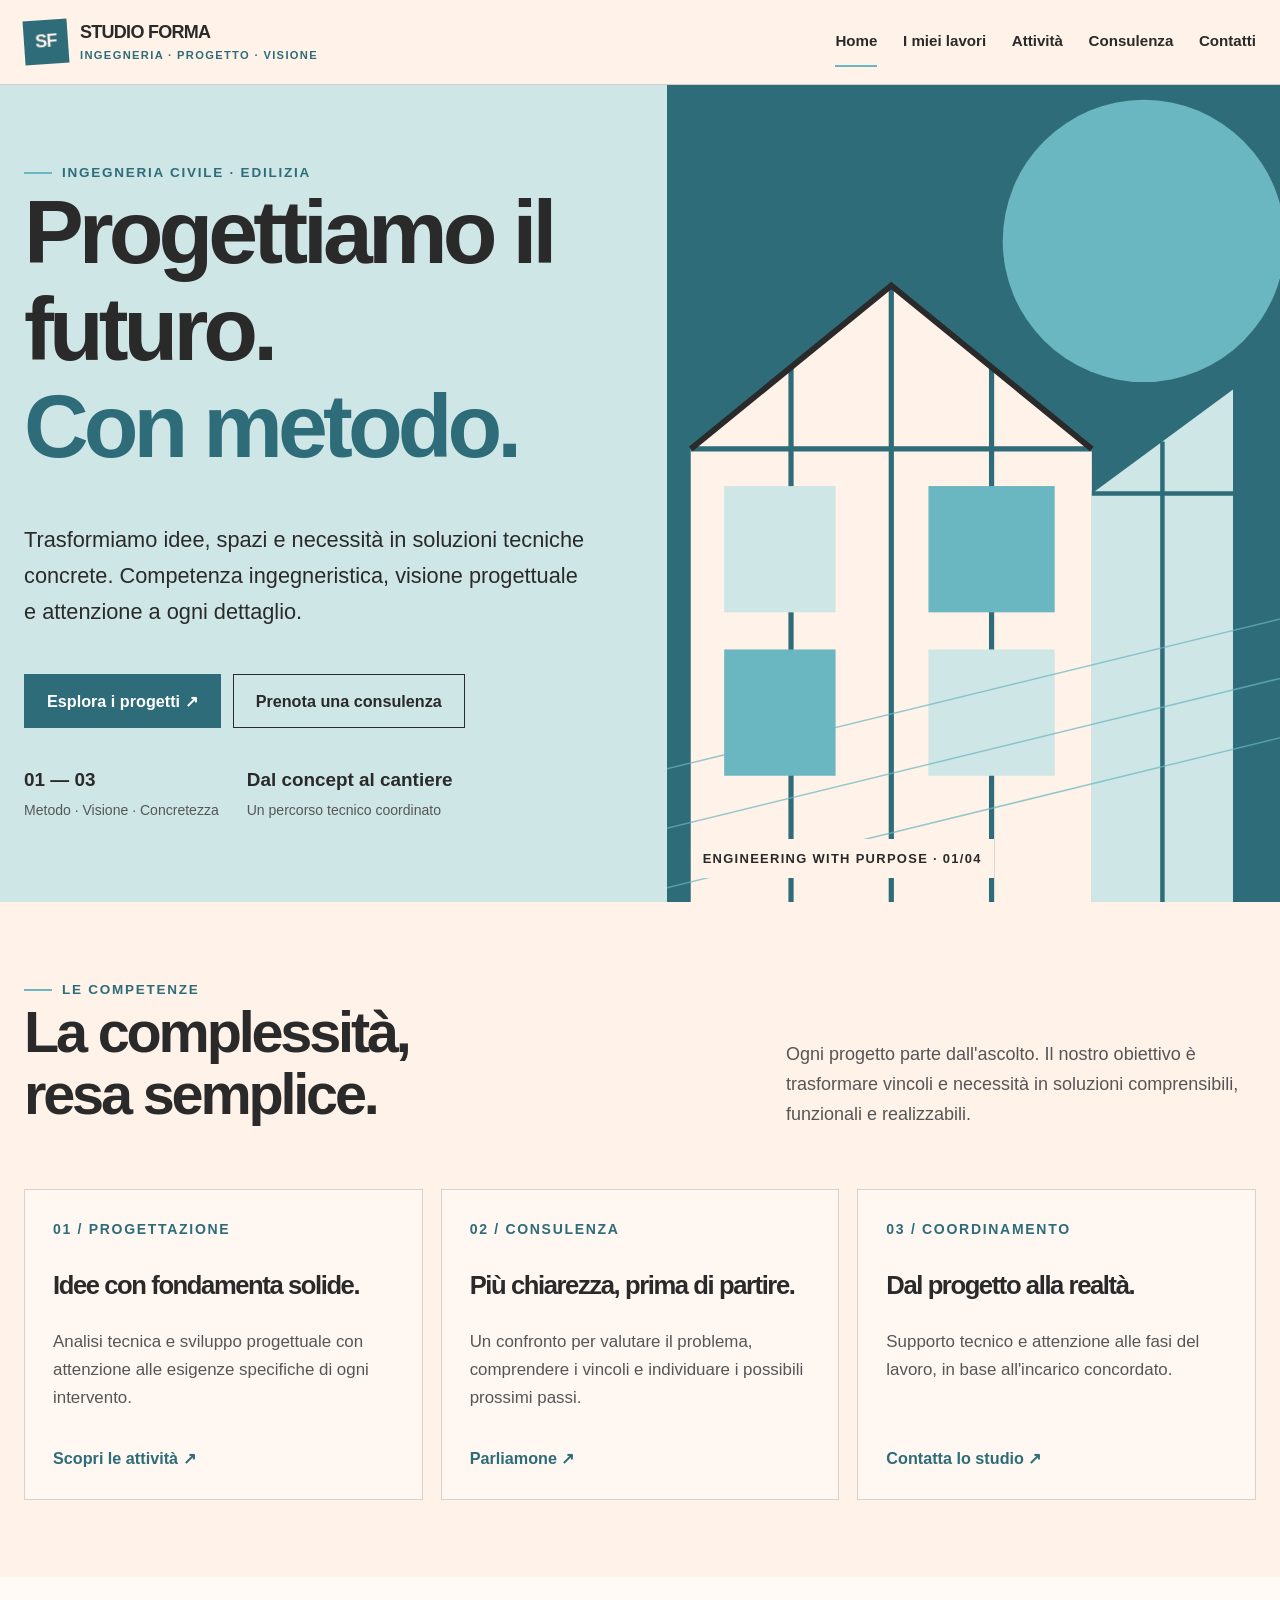
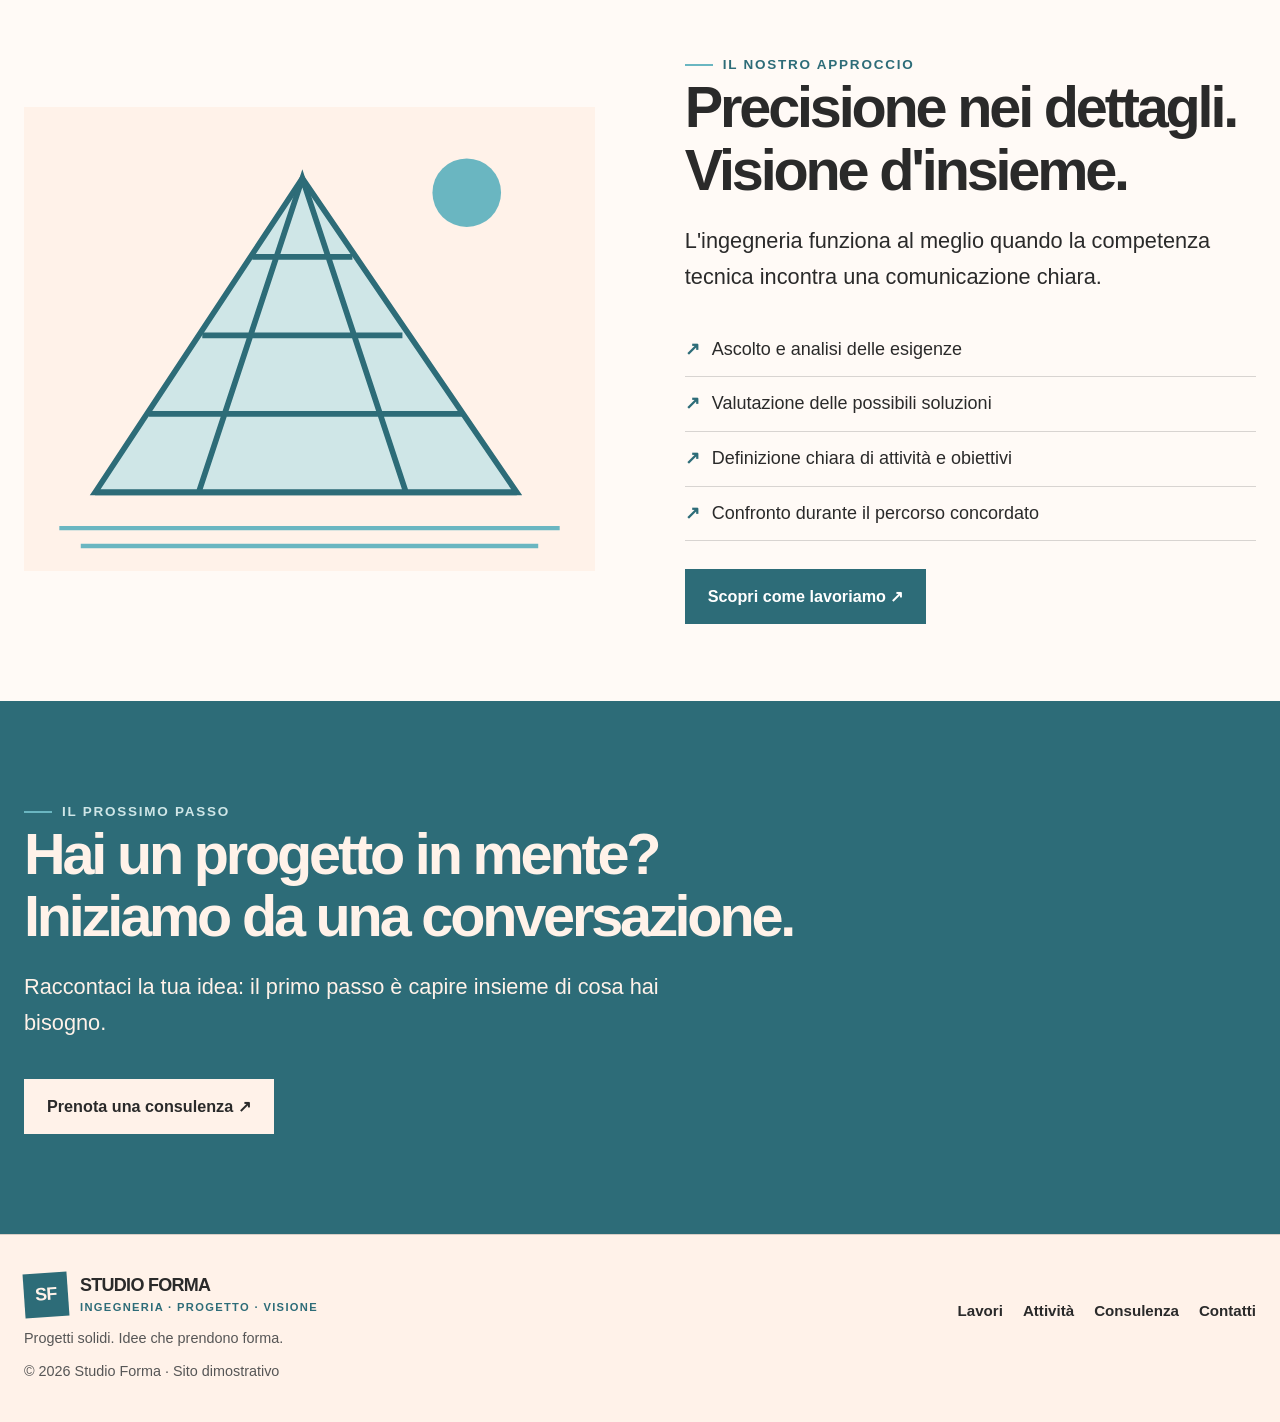
<file: index.html>
<!doctype html>
<html lang="it">
<head>
  <meta charset="UTF-8">
  <meta name="viewport" content="width=device-width, initial-scale=1">
  <meta name="theme-color" content="#FFF2E9">
  <meta name="description" content="Studio di ingegneria civile ed edile: progettazione, consulenza e soluzioni tecniche.">
  <title>Studio Forma | Ingegneria civile ed edile</title>
  <link rel="stylesheet" href="css/style.css">
  <script src="js/main.js" defer></script>
</head>
<body id="top">

<a class="skip-link" href="#contenuto">Vai al contenuto</a>

<header class="site-header">
  <div class="container navbar">
    <a class="brand" href="index.html">
      <span class="brand-mark">SF</span>
      <span>STUDIO FORMA<small>INGEGNERIA · PROGETTO · VISIONE</small></span>
    </a>

    <button class="menu-toggle" aria-label="Apri il menu"
      aria-expanded="false" aria-controls="menu-principale">
      <span></span><span></span><span></span>
    </button>

    <nav class="nav-links" id="menu-principale" aria-label="Menu principale">
      <a href="index.html" aria-current="page">Home</a>
      <a href="lavori.html">I miei lavori</a>
      <a href="servizi.html">Attività</a>
      <a href="consulenza.html">Consulenza</a>
      <a href="contatti.html">Contatti</a>
    </nav>
  </div>
</header>

<main id="contenuto">
  <section class="hero">
    <div class="hero-copy">
      <div class="eyebrow">Ingegneria civile · Edilizia</div>

      <h1>
        Progettiamo il futuro.
        <em>Con metodo.</em>
      </h1>

      <p class="lead">
        Trasformiamo idee, spazi e necessità in soluzioni tecniche
        concrete. Competenza ingegneristica, visione progettuale
        e attenzione a ogni dettaglio.
      </p>

      <div class="hero-actions">
        <a class="button" href="lavori.html">Esplora i progetti ↗</a>
        <a class="button button-outline" href="consulenza.html">
          Prenota una consulenza
        </a>
      </div>

      <div class="hero-stats">
        <div>
          <strong>01 — 03</strong>
          <span>Metodo · Visione · Concretezza</span>
        </div>
        <div>
          <strong>Dal concept al cantiere</strong>
          <span>Un percorso tecnico coordinato</span>
        </div>
      </div>
    </div>

    <div class="hero-image">
      <img src="assets/hero.svg"
        alt="Composizione architettonica geometrica in tonalità petrolio e azzurro">
      <div class="image-caption">Engineering with purpose · 01/04</div>
    </div>
  </section>

  <section class="section">
    <div class="container">
      <div class="section-heading">
        <div>
          <div class="eyebrow">Le competenze</div>
          <h2>La complessità,<br>resa semplice.</h2>
        </div>
        <p class="muted">
          Ogni progetto parte dall'ascolto. Il nostro obiettivo è
          trasformare vincoli e necessità in soluzioni comprensibili,
          funzionali e realizzabili.
        </p>
      </div>

      <div class="grid-3">
        <article class="card">
          <span class="card-number">01 / PROGETTAZIONE</span>
          <h3>Idee con fondamenta solide.</h3>
          <p>Analisi tecnica e sviluppo progettuale con attenzione
            alle esigenze specifiche di ogni intervento.</p>
          <a class="text-link" href="servizi.html">Scopri le attività ↗</a>
        </article>

        <article class="card">
          <span class="card-number">02 / CONSULENZA</span>
          <h3>Più chiarezza, prima di partire.</h3>
          <p>Un confronto per valutare il problema, comprendere i vincoli
            e individuare i possibili prossimi passi.</p>
          <a class="text-link" href="consulenza.html">Parliamone ↗</a>
        </article>

        <article class="card">
          <span class="card-number">03 / COORDINAMENTO</span>
          <h3>Dal progetto alla realtà.</h3>
          <p>Supporto tecnico e attenzione alle fasi del lavoro,
            in base all'incarico concordato.</p>
          <a class="text-link" href="contatti.html">Contatta lo studio ↗</a>
        </article>
      </div>
    </div>
  </section>

  <section class="section section-light">
    <div class="container split">
      <div class="split-image">
        <img src="assets/progetto-03.svg"
          alt="Schema geometrico stilizzato di una struttura">
      </div>

      <div>
        <div class="eyebrow">Il nostro approccio</div>
        <h2>Precisione nei dettagli. Visione d'insieme.</h2>
        <p class="lead">
          L'ingegneria funziona al meglio quando la competenza tecnica
          incontra una comunicazione chiara.
        </p>

        <ul class="check-list">
          <li>Ascolto e analisi delle esigenze</li>
          <li>Valutazione delle possibili soluzioni</li>
          <li>Definizione chiara di attività e obiettivi</li>
          <li>Confronto durante il percorso concordato</li>
        </ul>

        <a class="button" href="servizi.html">Scopri come lavoriamo ↗</a>
      </div>
    </div>
  </section>

  <section class="cta-band">
    <div class="container">
      <div class="eyebrow">Il prossimo passo</div>
      <h2>Hai un progetto in mente?<br>Iniziamo da una conversazione.</h2>
      <p class="lead">
        Raccontaci la tua idea: il primo passo è capire insieme
        di cosa hai bisogno.
      </p>
      <a class="button" href="consulenza.html">Prenota una consulenza ↗</a>
    </div>
  </section>
</main>

<footer class="footer">
  <div class="container footer-inner">
    <div>
      <a class="brand" href="index.html">
        <span class="brand-mark">SF</span>
        <span>STUDIO FORMA<small>INGEGNERIA · PROGETTO · VISIONE</small></span>
      </a>
      <p>Progetti solidi. Idee che prendono forma.</p>
    </div>
    <div class="footer-links">
      <a href="lavori.html">Lavori</a>
      <a href="servizi.html">Attività</a>
      <a href="consulenza.html">Consulenza</a>
      <a href="contatti.html">Contatti</a>
    </div>
  </div>
  <div class="container">
    <p>© <span data-year></span> Studio Forma · Sito dimostrativo</p>
  </div>
</footer>

</body>
</html>
</file>
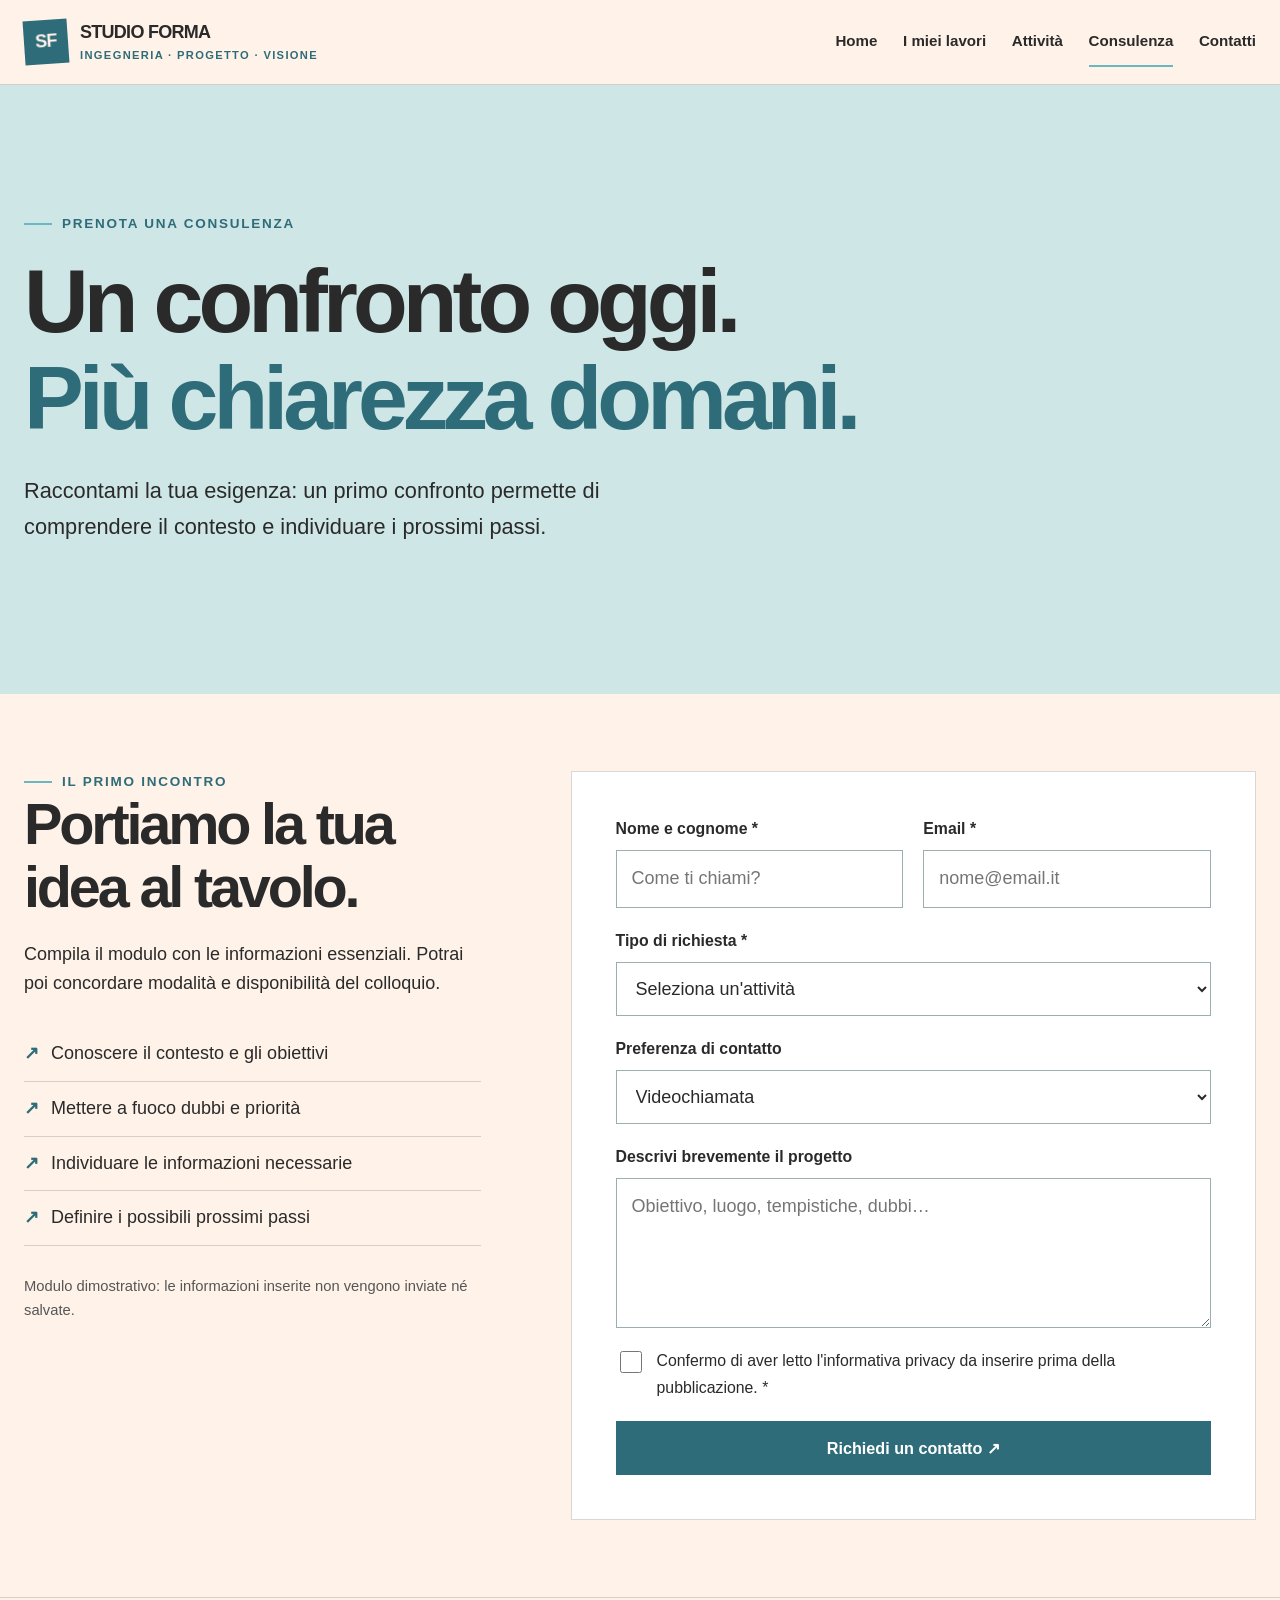
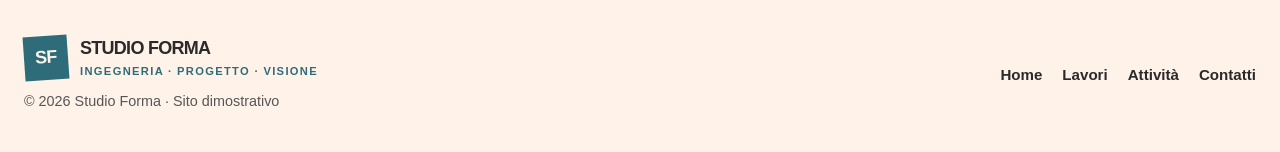
<file: consulenza.html>
<!doctype html>
<html lang="it">
<head>
  <meta charset="UTF-8">
  <meta name="viewport" content="width=device-width, initial-scale=1">
  <title>Prenota una consulenza | Studio Forma</title>
  <link rel="stylesheet" href="css/style.css">
  <script src="js/main.js" defer></script>
</head>
<body id="top">
<a class="skip-link" href="#contenuto">Vai al contenuto</a>

<header class="site-header">
  <div class="container navbar">
    <a class="brand" href="index.html"><span class="brand-mark">SF</span>
      <span>STUDIO FORMA<small>INGEGNERIA · PROGETTO · VISIONE</small></span></a>
    <button class="menu-toggle" aria-label="Apri il menu"
      aria-expanded="false" aria-controls="menu-principale">
      <span></span><span></span><span></span>
    </button>
    <nav class="nav-links" id="menu-principale" aria-label="Menu principale">
      <a href="index.html">Home</a>
      <a href="lavori.html">I miei lavori</a>
      <a href="servizi.html">Attività</a>
      <a href="consulenza.html" aria-current="page">Consulenza</a>
      <a href="contatti.html">Contatti</a>
    </nav>
  </div>
</header>

<main id="contenuto">
  <section class="page-hero">
    <div class="container">
      <div class="eyebrow">Prenota una consulenza</div>
      <h1>Un confronto oggi.<br><em>Più chiarezza domani.</em></h1>
      <p class="lead">
        Raccontami la tua esigenza: un primo confronto permette
        di comprendere il contesto e individuare i prossimi passi.
      </p>
    </div>
  </section>

  <section class="section">
    <div class="container contact-layout">
      <div>
        <div class="eyebrow">Il primo incontro</div>
        <h2>Portiamo la tua idea al tavolo.</h2>
        <p>
          Compila il modulo con le informazioni essenziali.
          Potrai poi concordare modalità e disponibilità
          del colloquio.
        </p>

        <ul class="check-list">
          <li>Conoscere il contesto e gli obiettivi</li>
          <li>Mettere a fuoco dubbi e priorità</li>
          <li>Individuare le informazioni necessarie</li>
          <li>Definire i possibili prossimi passi</li>
        </ul>

        <p class="small-note">
          Modulo dimostrativo: le informazioni inserite non vengono
          inviate né salvate.
        </p>
      </div>

      <form class="form-card" data-demo-form>
        <div class="form-grid">

          <div class="field">
            <label for="nome">Nome e cognome *</label>
            <input id="nome" name="nome" autocomplete="name"
              required placeholder="Come ti chiami?">
          </div>

          <div class="field">
            <label for="email">Email *</label>
            <input id="email" name="email" type="email"
              autocomplete="email" required placeholder="nome@email.it">
          </div>

          <div class="field field-full">
            <label for="tema">Tipo di richiesta *</label>
            <select id="tema" name="tema" required>
              <option value="">Seleziona un'attività</option>
              <option value="Consulenza tecnica">Consulenza tecnica</option>
              <option value="Progettazione">Progettazione</option>
              <option value="Pratiche">Pratiche e documentazione</option>
              <option value="Sopralluogo">Sopralluogo e valutazioni</option>
              <option value="Riqualificazione">Riqualificazione edilizia</option>
              <option value="Altro">Altro</option>
            </select>
          </div>

          <div class="field field-full">
            <label for="preferenza">Preferenza di contatto</label>
            <select id="preferenza" name="preferenza">
              <option value="Videochiamata">Videochiamata</option>
              <option value="Telefono">Telefono</option>
              <option value="In presenza">In presenza</option>
              <option value="Email">Prima via email</option>
            </select>
          </div>

          <div class="field field-full">
            <label for="messaggio">Descrivi brevemente il progetto</label>
            <textarea id="messaggio" name="messaggio"
              placeholder="Obiettivo, luogo, tempistiche, dubbi…"></textarea>
          </div>

          <div class="field field-full">
            <label class="checkbox-line" for="privacy">
              <input id="privacy" name="privacy" type="checkbox" required>
              <span>Confermo di aver letto l'informativa privacy da inserire prima della pubblicazione. *</span>
            </label>
          </div>

          <div class="field field-full">
            <button class="button" type="submit">
              Richiedi un contatto ↗
            </button>
            <div class="notice" role="status" aria-live="polite"></div>
          </div>

        </div>
      </form>
    </div>
  </section>
</main>

<footer class="footer">
  <div class="container footer-inner">
    <div><a class="brand" href="index.html"><span class="brand-mark">SF</span>
      <span>STUDIO FORMA<small>INGEGNERIA · PROGETTO · VISIONE</small></span></a>
      <p>© <span data-year></span> Studio Forma · Sito dimostrativo</p></div>
    <div class="footer-links">
      <a href="index.html">Home</a><a href="lavori.html">Lavori</a>
      <a href="servizi.html">Attività</a><a href="contatti.html">Contatti</a>
    </div>
  </div>
</footer>
</body>
</html>
</file>
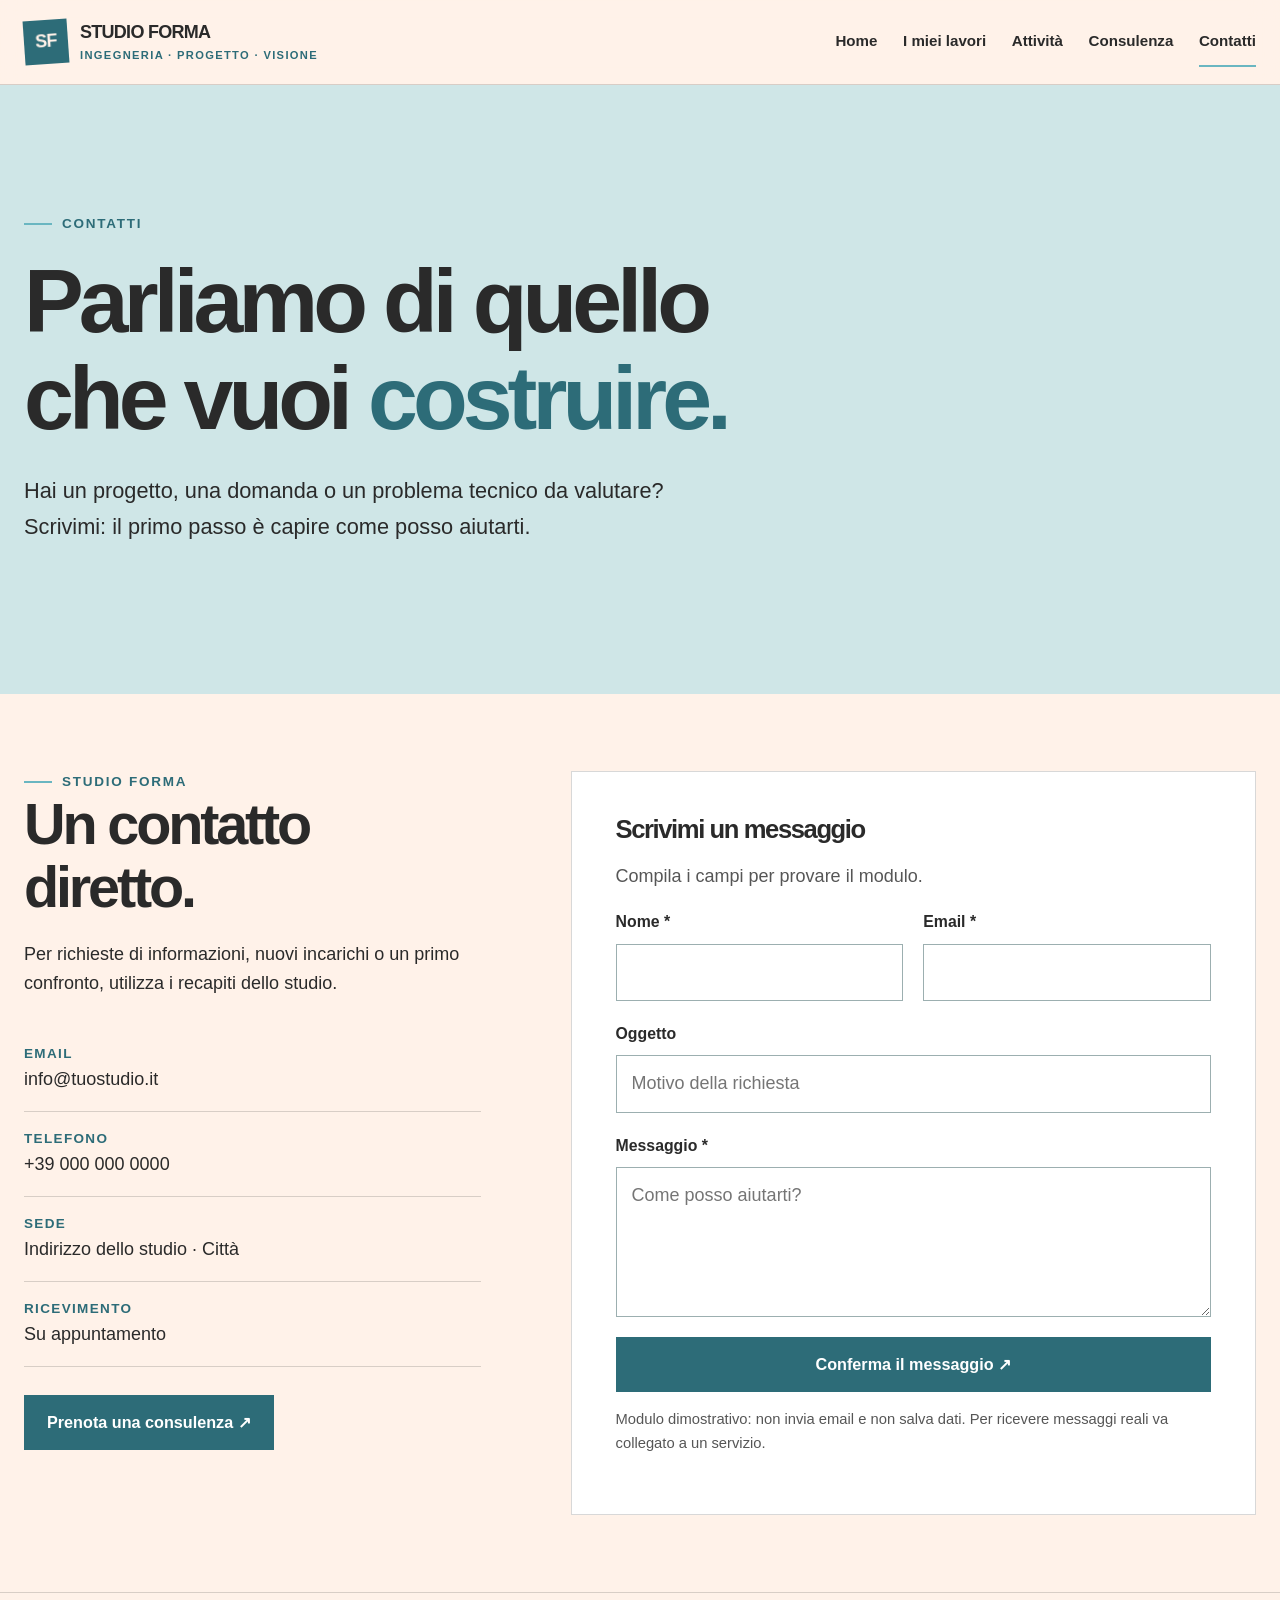
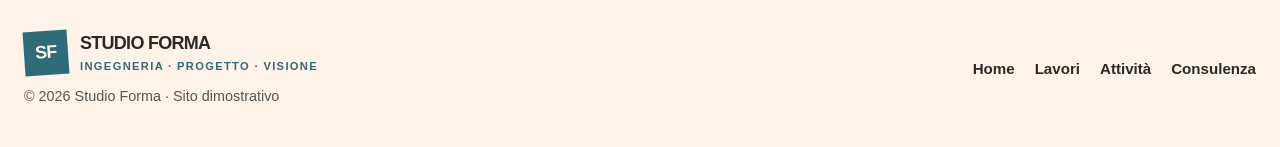
<file: contatti.html>
<!doctype html>
<html lang="it">
<head>
  <meta charset="UTF-8">
  <meta name="viewport" content="width=device-width, initial-scale=1">
  <title>Contatti | Studio Forma</title>
  <link rel="stylesheet" href="css/style.css">
  <script src="js/main.js" defer></script>
</head>
<body id="top">
<a class="skip-link" href="#contenuto">Vai al contenuto</a>

<header class="site-header">
  <div class="container navbar">
    <a class="brand" href="index.html"><span class="brand-mark">SF</span>
      <span>STUDIO FORMA<small>INGEGNERIA · PROGETTO · VISIONE</small></span></a>
    <button class="menu-toggle" aria-label="Apri il menu"
      aria-expanded="false" aria-controls="menu-principale">
      <span></span><span></span><span></span>
    </button>
    <nav class="nav-links" id="menu-principale" aria-label="Menu principale">
      <a href="index.html">Home</a>
      <a href="lavori.html">I miei lavori</a>
      <a href="servizi.html">Attività</a>
      <a href="consulenza.html">Consulenza</a>
      <a href="contatti.html" aria-current="page">Contatti</a>
    </nav>
  </div>
</header>

<main id="contenuto">
  <section class="page-hero">
    <div class="container">
      <div class="eyebrow">Contatti</div>
      <h1>Parliamo di quello<br>che vuoi <em>costruire.</em></h1>
      <p class="lead">
        Hai un progetto, una domanda o un problema tecnico da valutare?
        Scrivimi: il primo passo è capire come posso aiutarti.
      </p>
    </div>
  </section>

  <section class="section">
    <div class="container contact-layout">
      <div>
        <div class="eyebrow">Studio Forma</div>
        <h2>Un contatto diretto.</h2>
        <p>
          Per richieste di informazioni, nuovi incarichi o un primo
          confronto, utilizza i recapiti dello studio.
        </p>

        <ul class="contact-list">
          <li>
            <strong>Email</strong>
            <a href="mailto:info@tuostudio.it">info@tuostudio.it</a>
          </li>
          <li>
            <strong>Telefono</strong>
            <a href="tel:+390000000000">+39 000 000 0000</a>
          </li>
          <li>
            <strong>Sede</strong>
            Indirizzo dello studio · Città
          </li>
          <li>
            <strong>Ricevimento</strong>
            Su appuntamento
          </li>
        </ul>

        <a class="button" href="consulenza.html">
          Prenota una consulenza ↗
        </a>
      </div>

      <form class="form-card" data-demo-form>
        <h3>Scrivimi un messaggio</h3>
        <p class="muted">
          Compila i campi per provare il modulo.
        </p>

        <div class="form-grid">
          <div class="field">
            <label for="nome">Nome *</label>
            <input id="nome" name="nome" required autocomplete="name">
          </div>

          <div class="field">
            <label for="email">Email *</label>
            <input id="email" name="email" type="email"
              required autocomplete="email">
          </div>

          <div class="field field-full">
            <label for="oggetto">Oggetto</label>
            <input id="oggetto" name="oggetto"
              placeholder="Motivo della richiesta">
          </div>

          <div class="field field-full">
            <label for="messaggio">Messaggio *</label>
            <textarea id="messaggio" name="messaggio" required
              placeholder="Come posso aiutarti?"></textarea>
          </div>

          <div class="field field-full">
            <button class="button" type="submit">
              Conferma il messaggio ↗
            </button>
            <div class="notice" role="status" aria-live="polite"></div>
          </div>
        </div>

        <p class="small-note">
          Modulo dimostrativo: non invia email e non salva dati.
          Per ricevere messaggi reali va collegato a un servizio.
        </p>
      </form>
    </div>
  </section>
</main>

<footer class="footer">
  <div class="container footer-inner">
    <div><a class="brand" href="index.html"><span class="brand-mark">SF</span>
      <span>STUDIO FORMA<small>INGEGNERIA · PROGETTO · VISIONE</small></span></a>
      <p>© <span data-year></span> Studio Forma · Sito dimostrativo</p></div>
    <div class="footer-links">
      <a href="index.html">Home</a><a href="lavori.html">Lavori</a>
      <a href="servizi.html">Attività</a><a href="consulenza.html">Consulenza</a>
    </div>
  </div>
</footer>
</body>
</html>
</file>
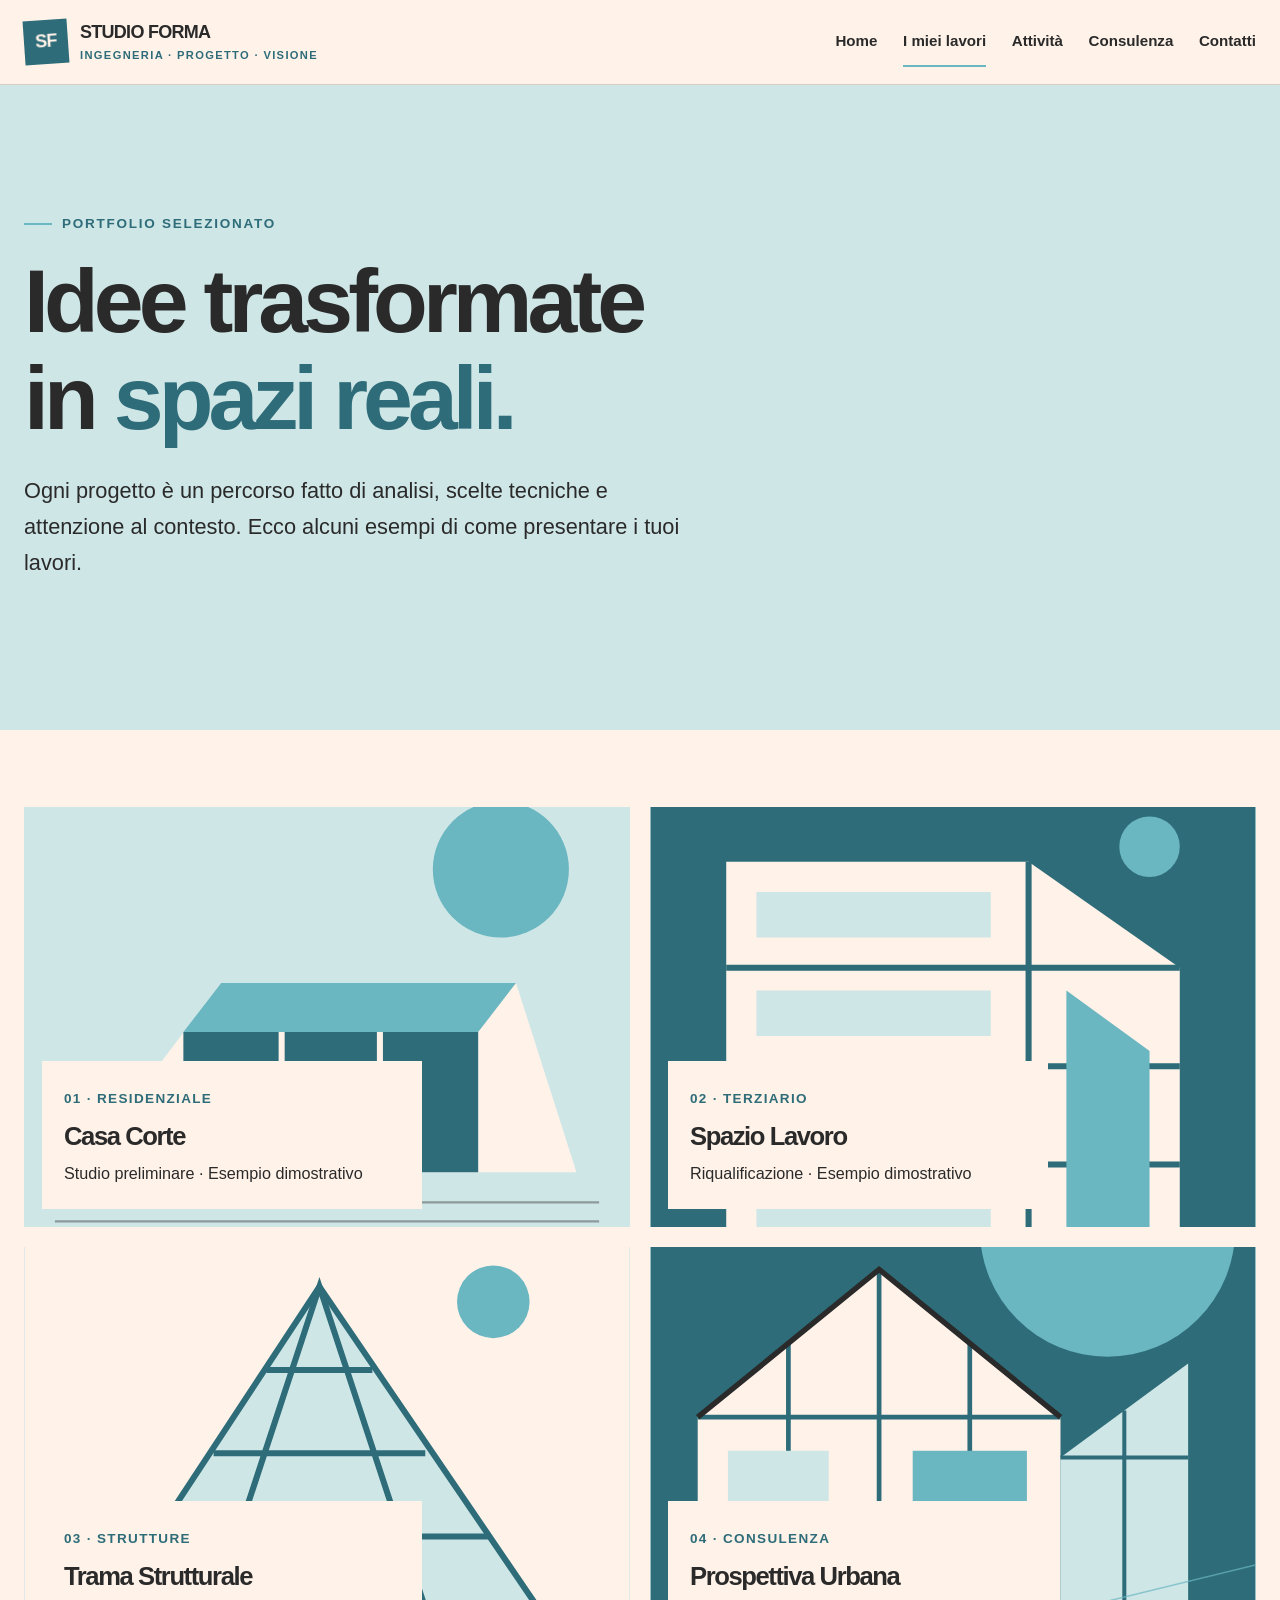
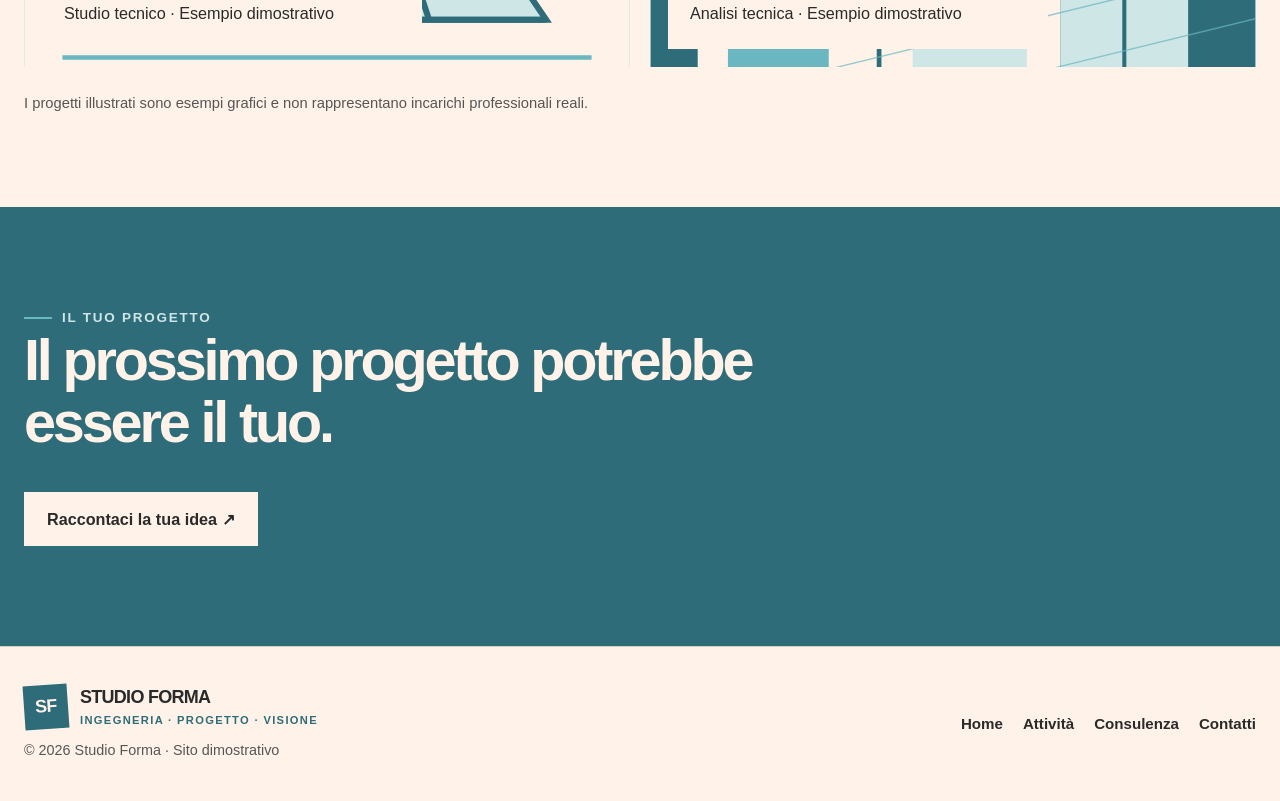
<file: lavori.html>
<!doctype html>
<html lang="it">
<head>
  <meta charset="UTF-8">
  <meta name="viewport" content="width=device-width, initial-scale=1">
  <title>I miei lavori | Studio Forma</title>
  <link rel="stylesheet" href="css/style.css">
  <script src="js/main.js" defer></script>
</head>
<body id="top">
<a class="skip-link" href="#contenuto">Vai al contenuto</a>

<header class="site-header">
  <div class="container navbar">
    <a class="brand" href="index.html"><span class="brand-mark">SF</span>
      <span>STUDIO FORMA<small>INGEGNERIA · PROGETTO · VISIONE</small></span></a>
    <button class="menu-toggle" aria-label="Apri il menu"
      aria-expanded="false" aria-controls="menu-principale">
      <span></span><span></span><span></span>
    </button>
    <nav class="nav-links" id="menu-principale" aria-label="Menu principale">
      <a href="index.html">Home</a>
      <a href="lavori.html" aria-current="page">I miei lavori</a>
      <a href="servizi.html">Attività</a>
      <a href="consulenza.html">Consulenza</a>
      <a href="contatti.html">Contatti</a>
    </nav>
  </div>
</header>

<main id="contenuto">
  <section class="page-hero">
    <div class="container">
      <div class="eyebrow">Portfolio selezionato</div>
      <h1>Idee trasformate<br>in <em>spazi reali.</em></h1>
      <p class="lead">
        Ogni progetto è un percorso fatto di analisi, scelte tecniche
        e attenzione al contesto. Ecco alcuni esempi di come presentare
        i tuoi lavori.
      </p>
    </div>
  </section>

  <section class="section">
    <div class="container">
      <div class="project-grid">

        <article class="project-card">
          <img src="assets/progetto-01.svg" alt="Illustrazione di un edificio residenziale">
          <div class="project-info">
            <span>01 · Residenziale</span>
            <h3>Casa Corte</h3>
            <p>Studio preliminare · Esempio dimostrativo</p>
          </div>
        </article>

        <article class="project-card">
          <img src="assets/progetto-02.svg" alt="Illustrazione di un edificio moderno">
          <div class="project-info">
            <span>02 · Terziario</span>
            <h3>Spazio Lavoro</h3>
            <p>Riqualificazione · Esempio dimostrativo</p>
          </div>
        </article>

        <article class="project-card">
          <img src="assets/progetto-03.svg" alt="Schema geometrico di una struttura">
          <div class="project-info">
            <span>03 · Strutture</span>
            <h3>Trama Strutturale</h3>
            <p>Studio tecnico · Esempio dimostrativo</p>
          </div>
        </article>

        <article class="project-card">
          <img src="assets/hero.svg" alt="Composizione architettonica astratta">
          <div class="project-info">
            <span>04 · Consulenza</span>
            <h3>Prospettiva Urbana</h3>
            <p>Analisi tecnica · Esempio dimostrativo</p>
          </div>
        </article>

      </div>

      <p class="small-note" style="margin-top:24px">
        I progetti illustrati sono esempi grafici e non rappresentano
        incarichi professionali reali.
      </p>
    </div>
  </section>

  <section class="cta-band">
    <div class="container">
      <div class="eyebrow">Il tuo progetto</div>
      <h2>Il prossimo progetto potrebbe essere il tuo.</h2>
      <a class="button" href="contatti.html">Raccontaci la tua idea ↗</a>
    </div>
  </section>
</main>

<footer class="footer">
  <div class="container footer-inner">
    <div><a class="brand" href="index.html"><span class="brand-mark">SF</span>
      <span>STUDIO FORMA<small>INGEGNERIA · PROGETTO · VISIONE</small></span></a>
      <p>© <span data-year></span> Studio Forma · Sito dimostrativo</p></div>
    <div class="footer-links">
      <a href="index.html">Home</a><a href="servizi.html">Attività</a>
      <a href="consulenza.html">Consulenza</a><a href="contatti.html">Contatti</a>
    </div>
  </div>
</footer>
</body>
</html>
</file>
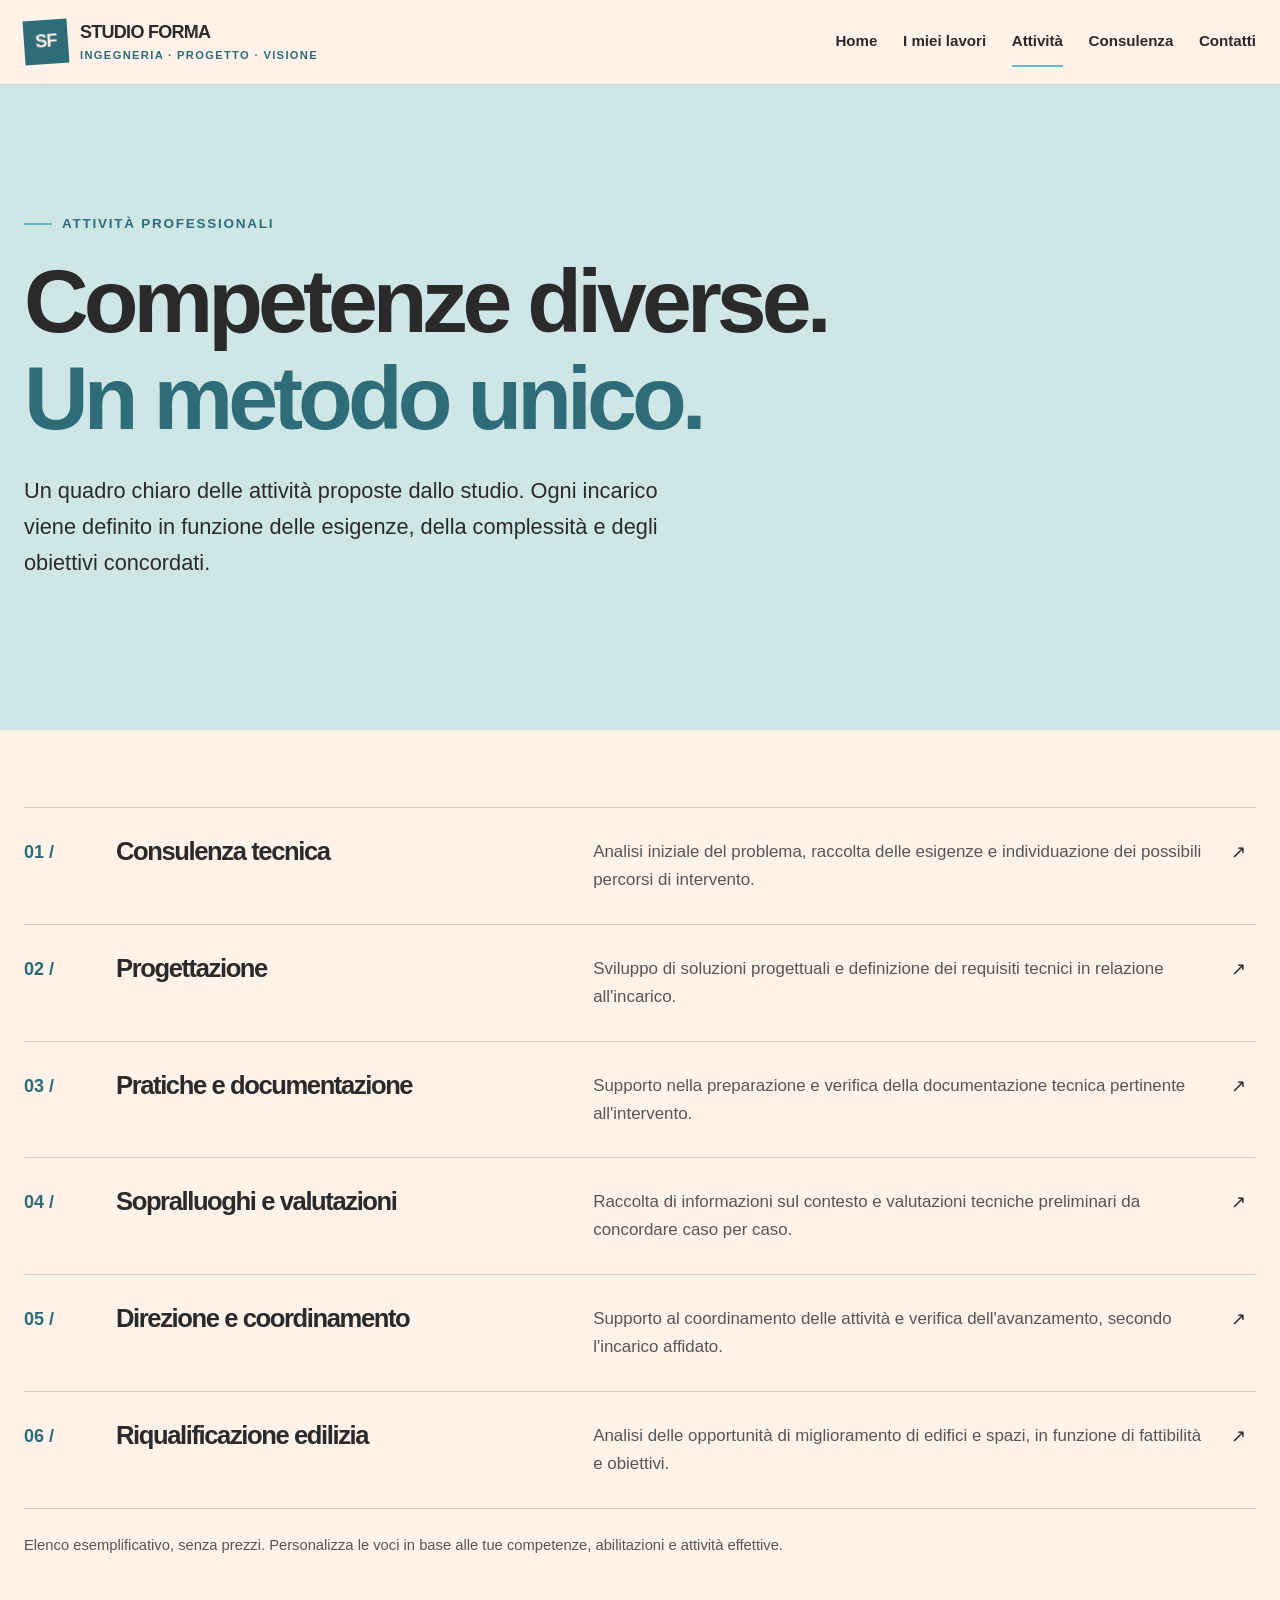
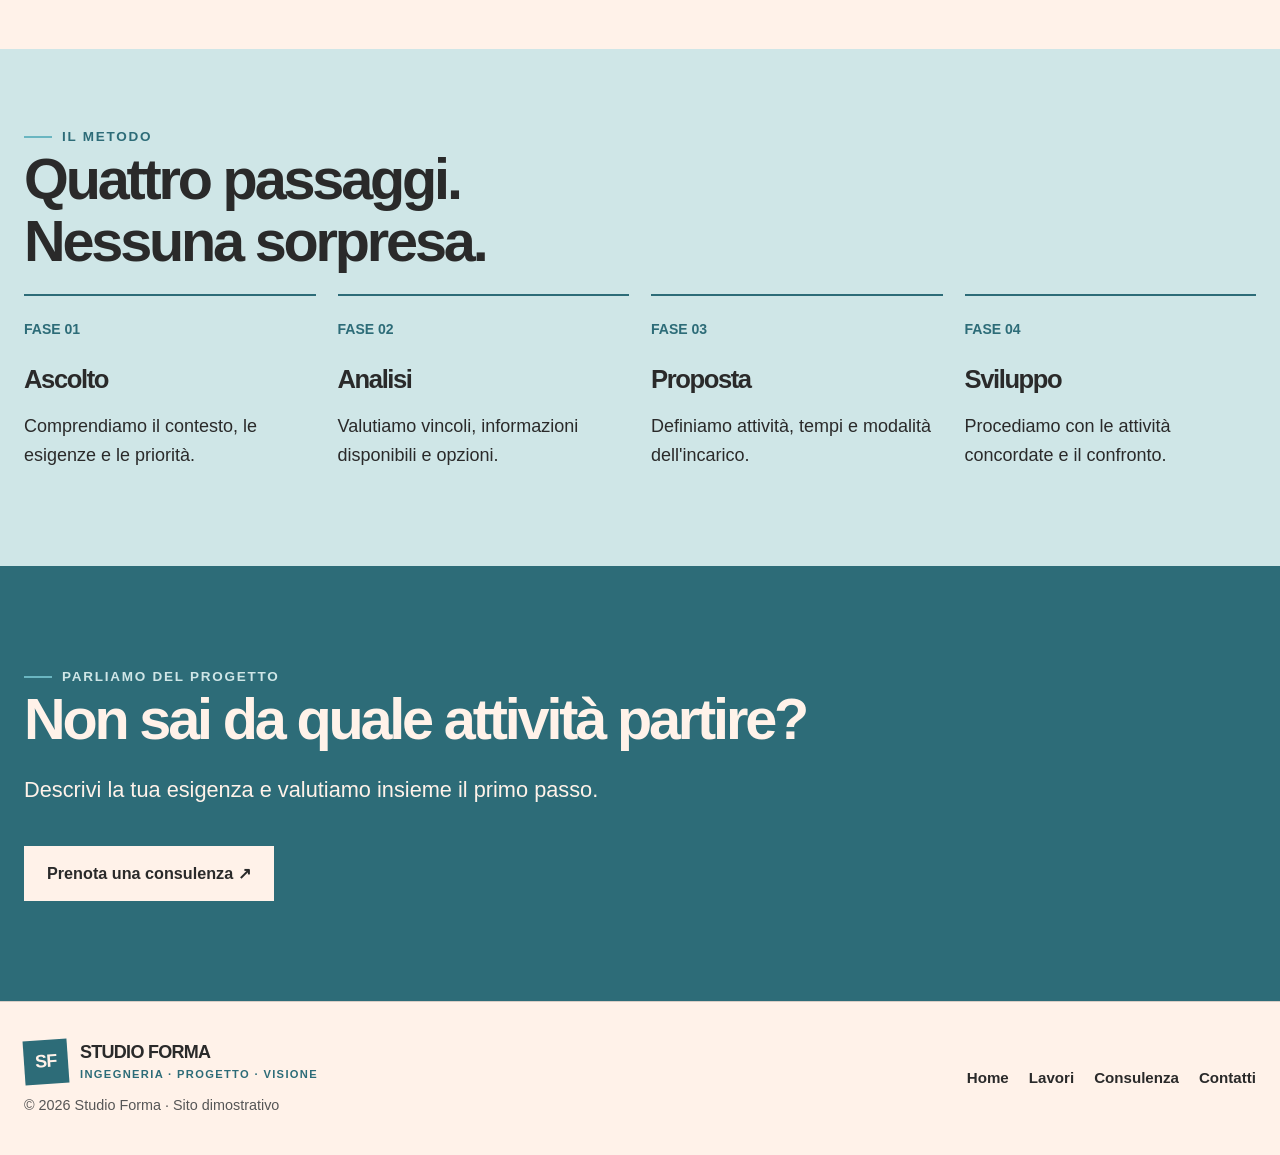
<file: servizi.html>
<!doctype html>
<html lang="it">
<head>
  <meta charset="UTF-8">
  <meta name="viewport" content="width=device-width, initial-scale=1">
  <title>Attività professionali | Studio Forma</title>
  <link rel="stylesheet" href="css/style.css">
  <script src="js/main.js" defer></script>
</head>
<body id="top">
<a class="skip-link" href="#contenuto">Vai al contenuto</a>

<header class="site-header">
  <div class="container navbar">
    <a class="brand" href="index.html"><span class="brand-mark">SF</span>
      <span>STUDIO FORMA<small>INGEGNERIA · PROGETTO · VISIONE</small></span></a>
    <button class="menu-toggle" aria-label="Apri il menu"
      aria-expanded="false" aria-controls="menu-principale">
      <span></span><span></span><span></span>
    </button>
    <nav class="nav-links" id="menu-principale" aria-label="Menu principale">
      <a href="index.html">Home</a>
      <a href="lavori.html">I miei lavori</a>
      <a href="servizi.html" aria-current="page">Attività</a>
      <a href="consulenza.html">Consulenza</a>
      <a href="contatti.html">Contatti</a>
    </nav>
  </div>
</header>

<main id="contenuto">
  <section class="page-hero">
    <div class="container">
      <div class="eyebrow">Attività professionali</div>
      <h1>Competenze diverse.<br><em>Un metodo unico.</em></h1>
      <p class="lead">
        Un quadro chiaro delle attività proposte dallo studio.
        Ogni incarico viene definito in funzione delle esigenze,
        della complessità e degli obiettivi concordati.
      </p>
    </div>
  </section>

  <section class="section">
    <div class="container">
      <div class="service-list">

        <article class="service-row">
          <span class="num">01 /</span>
          <h3>Consulenza tecnica</h3>
          <p>Analisi iniziale del problema, raccolta delle esigenze
            e individuazione dei possibili percorsi di intervento.</p>
          <span aria-hidden="true">↗</span>
        </article>

        <article class="service-row">
          <span class="num">02 /</span>
          <h3>Progettazione</h3>
          <p>Sviluppo di soluzioni progettuali e definizione dei
            requisiti tecnici in relazione all'incarico.</p>
          <span aria-hidden="true">↗</span>
        </article>

        <article class="service-row">
          <span class="num">03 /</span>
          <h3>Pratiche e documentazione</h3>
          <p>Supporto nella preparazione e verifica della
            documentazione tecnica pertinente all'intervento.</p>
          <span aria-hidden="true">↗</span>
        </article>

        <article class="service-row">
          <span class="num">04 /</span>
          <h3>Sopralluoghi e valutazioni</h3>
          <p>Raccolta di informazioni sul contesto e valutazioni
            tecniche preliminari da concordare caso per caso.</p>
          <span aria-hidden="true">↗</span>
        </article>

        <article class="service-row">
          <span class="num">05 /</span>
          <h3>Direzione e coordinamento</h3>
          <p>Supporto al coordinamento delle attività e verifica
            dell'avanzamento, secondo l'incarico affidato.</p>
          <span aria-hidden="true">↗</span>
        </article>

        <article class="service-row">
          <span class="num">06 /</span>
          <h3>Riqualificazione edilizia</h3>
          <p>Analisi delle opportunità di miglioramento di edifici
            e spazi, in funzione di fattibilità e obiettivi.</p>
          <span aria-hidden="true">↗</span>
        </article>

      </div>

      <p class="small-note" style="margin-top:24px">
        Elenco esemplificativo, senza prezzi. Personalizza le voci
        in base alle tue competenze, abilitazioni e attività effettive.
      </p>
    </div>
  </section>

  <section class="section section-blue">
    <div class="container">
      <div class="eyebrow">Il metodo</div>
      <h2>Quattro passaggi.<br>Nessuna sorpresa.</h2>

      <div class="process-grid">
        <article class="process-step">
          <span>FASE 01</span>
          <h3>Ascolto</h3>
          <p>Comprendiamo il contesto, le esigenze e le priorità.</p>
        </article>
        <article class="process-step">
          <span>FASE 02</span>
          <h3>Analisi</h3>
          <p>Valutiamo vincoli, informazioni disponibili e opzioni.</p>
        </article>
        <article class="process-step">
          <span>FASE 03</span>
          <h3>Proposta</h3>
          <p>Definiamo attività, tempi e modalità dell'incarico.</p>
        </article>
        <article class="process-step">
          <span>FASE 04</span>
          <h3>Sviluppo</h3>
          <p>Procediamo con le attività concordate e il confronto.</p>
        </article>
      </div>
    </div>
  </section>

  <section class="cta-band">
    <div class="container">
      <div class="eyebrow">Parliamo del progetto</div>
      <h2>Non sai da quale attività partire?</h2>
      <p class="lead">Descrivi la tua esigenza e valutiamo insieme il primo passo.</p>
      <a class="button" href="consulenza.html">Prenota una consulenza ↗</a>
    </div>
  </section>
</main>

<footer class="footer">
  <div class="container footer-inner">
    <div><a class="brand" href="index.html"><span class="brand-mark">SF</span>
      <span>STUDIO FORMA<small>INGEGNERIA · PROGETTO · VISIONE</small></span></a>
      <p>© <span data-year></span> Studio Forma · Sito dimostrativo</p></div>
    <div class="footer-links">
      <a href="index.html">Home</a><a href="lavori.html">Lavori</a>
      <a href="consulenza.html">Consulenza</a><a href="contatti.html">Contatti</a>
    </div>
  </div>
</footer>
</body>
</html>
</file>
<file: css/style.css>
/* =========================================
   STUDIO FORMA — DESIGN SYSTEM
   Ingegneria civile / edile
   ========================================= */

:root {
  --cream: #FFF2E9;
  --mist: #CFE6E7;
  --aqua: #6AB6C1;
  --teal: #2D6C78;
  --ink: #2A2A2A;
  --white: #FFFFFF;
  --muted: #565656;
  --line: rgba(42, 42, 42, 0.18);
  --max-width: 1240px;
  --space: clamp(2rem, 6vw, 6rem);
}

* {
  box-sizing: border-box;
}

html {
  scroll-behavior: smooth;
  font-size: 18px;
  scroll-padding-top: 100px;
}

body {
  margin: 0;
  background: var(--cream);
  color: var(--ink);
  font-family: Arial, Helvetica, sans-serif;
  line-height: 1.65;
  -webkit-font-smoothing: antialiased;
}

img, svg {
  display: block;
  max-width: 100%;
}

img {
  width: 100%;
}

a {
  color: inherit;
  text-decoration: none;
}

button, input, select, textarea {
  font: inherit;
}

button, a, input, select, textarea {
  -webkit-tap-highlight-color: transparent;
}

button:focus-visible,
a:focus-visible,
input:focus-visible,
select:focus-visible,
textarea:focus-visible {
  outline: 3px solid var(--aqua);
  outline-offset: 4px;
}

.skip-link {
  position: absolute;
  top: -100px;
  left: 12px;
  z-index: 999;
  padding: 12px 18px;
  color: white;
  background: var(--ink);
}

.skip-link:focus {
  top: 12px;
}

.container {
  width: min(calc(100% - 48px), var(--max-width));
  margin-inline: auto;
}

/* NAVIGAZIONE */

.site-header {
  position: sticky;
  top: 0;
  z-index: 100;
  background: rgba(255, 242, 233, 0.96);
  border-bottom: 1px solid var(--line);
  backdrop-filter: blur(16px);
}

.navbar {
  min-height: 84px;
  display: flex;
  align-items: center;
  justify-content: space-between;
  gap: 24px;
}

.brand {
  display: flex;
  align-items: center;
  gap: 12px;
  font-size: 1rem;
  font-weight: 800;
  letter-spacing: -0.04em;
  line-height: 1.2;
}

.brand-mark {
  width: 44px;
  height: 44px;
  display: grid;
  place-items: center;
  flex-shrink: 0;
  background: var(--teal);
  color: var(--cream);
  font-weight: 800;
  transform: rotate(-4deg);
}

.brand small {
  display: block;
  margin-top: 5px;
  color: var(--teal);
  font-size: 0.62rem;
  letter-spacing: 0.12em;
  font-weight: 700;
}

.nav-links {
  display: flex;
  align-items: center;
  gap: clamp(12px, 2vw, 28px);
}

.nav-links a {
  padding: 12px 0;
  font-size: 0.84rem;
  font-weight: 700;
  border-bottom: 2px solid transparent;
}

.nav-links a:hover,
.nav-links a[aria-current="page"] {
  border-color: var(--aqua);
}

.menu-toggle {
  display: none;
  width: 48px;
  height: 48px;
  border: 1px solid var(--line);
  background: transparent;
  color: var(--ink);
  cursor: pointer;
}

.menu-toggle span {
  display: block;
  width: 22px;
  height: 2px;
  margin: 5px auto;
  background: currentColor;
}

.button {
  min-height: 52px;
  display: inline-flex;
  align-items: center;
  justify-content: center;
  gap: 10px;
  padding: 13px 22px;
  border: 1px solid var(--teal);
  background: var(--teal);
  color: white;
  font-size: 0.9rem;
  font-weight: 750;
  text-align: center;
  cursor: pointer;
  transition: background 0.2s, transform 0.2s;
}

.button:hover {
  background: var(--ink);
  border-color: var(--ink);
  transform: translateY(-2px);
}

.button-outline {
  background: transparent;
  color: var(--ink);
  border-color: var(--ink);
}

.button-outline:hover {
  background: var(--ink);
  color: white;
}

/* TESTI */

.eyebrow {
  display: flex;
  align-items: center;
  gap: 10px;
  color: var(--teal);
  font-size: 0.75rem;
  font-weight: 800;
  letter-spacing: 0.13em;
  text-transform: uppercase;
}

.eyebrow::before {
  content: "";
  width: 28px;
  height: 2px;
  background: var(--aqua);
  flex-shrink: 0;
}

h1, h2, h3 {
  margin-top: 0;
  font-weight: 750;
  line-height: 1.08;
  letter-spacing: -0.055em;
}

h1 {
  max-width: 1000px;
  margin-bottom: 26px;
  font-size: clamp(2.8rem, 7vw, 6.5rem);
}

h2 {
  margin-bottom: 22px;
  font-size: clamp(2.15rem, 4.5vw, 4.2rem);
}

h3 {
  margin-bottom: 12px;
  font-size: clamp(1.25rem, 2vw, 1.65rem);
}

.lead {
  max-width: 680px;
  font-size: clamp(1.05rem, 1.7vw, 1.3rem);
  line-height: 1.65;
}

.muted {
  color: var(--muted);
}

/* HOME HERO */

.hero {
  display: grid;
  grid-template-columns: 1fr 0.92fr;
  min-height: min(780px, calc(100svh - 84px));
  background: var(--mist);
  overflow: hidden;
}

.hero-copy {
  display: flex;
  flex-direction: column;
  align-items: flex-start;
  justify-content: center;
  padding: clamp(40px, 6vw, 96px);
  padding-left: max(24px, calc((100vw - var(--max-width)) / 2));
}

.hero h1 em {
  display: block;
  color: var(--teal);
  font-style: normal;
}

.hero-actions {
  display: flex;
  flex-wrap: wrap;
  gap: 12px;
  margin-top: 22px;
}

.hero-image {
  position: relative;
  min-height: 500px;
  overflow: hidden;
  background: var(--teal);
}

.hero-image img {
  position: absolute;
  inset: 0;
  width: 100%;
  height: 100%;
  object-fit: cover;
}

.image-caption {
  position: absolute;
  bottom: 24px;
  left: 24px;
  z-index: 1;
  padding: 9px 12px;
  background: var(--cream);
  color: var(--ink);
  font-size: 0.72rem;
  font-weight: 800;
  letter-spacing: 0.1em;
  text-transform: uppercase;
}

.hero-stats {
  display: flex;
  flex-wrap: wrap;
  gap: 28px;
  margin-top: 36px;
}

.hero-stats strong {
  display: block;
  font-size: 1.05rem;
}

.hero-stats span {
  color: var(--muted);
  font-size: 0.78rem;
}

/* SEZIONI */

.section {
  padding-block: var(--space);
}

.section-light {
  background: #FFFAF6;
}

.section-blue {
  background: var(--mist);
}

.section-heading {
  display: flex;
  justify-content: space-between;
  align-items: flex-end;
  gap: 32px;
  margin-bottom: 42px;
}

.section-heading > p {
  max-width: 470px;
}

.grid-3 {
  display: grid;
  grid-template-columns: repeat(3, minmax(0, 1fr));
  gap: 18px;
}

.card {
  display: flex;
  flex-direction: column;
  align-items: flex-start;
  min-height: 290px;
  padding: 28px;
  border: 1px solid var(--line);
  background: rgba(255, 255, 255, 0.38);
}

.card-number {
  margin-bottom: 30px;
  color: var(--teal);
  font-size: 0.78rem;
  font-weight: 800;
  letter-spacing: 0.12em;
}

.card p {
  color: var(--muted);
  font-size: 0.94rem;
}

.text-link {
  margin-top: auto;
  padding-top: 16px;
  color: var(--teal);
  font-size: 0.9rem;
  font-weight: 800;
}

/* LAYOUT A DUE COLONNE */

.split {
  display: grid;
  grid-template-columns: 1fr 1fr;
  align-items: center;
  gap: clamp(32px, 7vw, 100px);
}

.split-image {
  min-height: 460px;
  overflow: hidden;
  background: var(--teal);
}

.split-image img {
  width: 100%;
  height: 100%;
  min-height: 460px;
  object-fit: cover;
}

.check-list {
  padding: 0;
  margin: 28px 0;
  list-style: none;
}

.check-list li {
  padding: 12px 0;
  border-bottom: 1px solid var(--line);
}

.check-list li::before {
  content: "↗";
  margin-right: 12px;
  color: var(--teal);
  font-weight: 800;
}

/* PAGINE INTERNE */

.page-hero {
  padding-block: clamp(65px, 10vw, 130px);
  background: var(--mist);
}

.page-hero h1 {
  margin-top: 18px;
}

.page-hero h1 em {
  color: var(--teal);
  font-style: normal;
}

.project-grid {
  display: grid;
  grid-template-columns: repeat(2, minmax(0, 1fr));
  gap: 20px;
}

.project-card {
  position: relative;
  display: flex;
  align-items: flex-end;
  min-height: 420px;
  overflow: hidden;
  background: var(--mist);
}

.project-card > img {
  position: absolute;
  inset: 0;
  width: 100%;
  height: 100%;
  object-fit: cover;
  transition: transform 0.5s;
}

.project-card:hover > img {
  transform: scale(1.04);
}

.project-info {
  position: relative;
  z-index: 1;
  width: min(85%, 380px);
  margin: 18px;
  padding: 22px;
  background: var(--cream);
}

.project-info span {
  color: var(--teal);
  font-size: 0.75rem;
  font-weight: 800;
  letter-spacing: 0.1em;
  text-transform: uppercase;
}

.project-info h3 {
  margin: 10px 0;
}

.project-info p {
  margin: 0;
  font-size: 0.9rem;
}

/* LISTINO ATTIVITÀ SENZA PREZZI */

.service-list {
  border-top: 1px solid var(--line);
}

.service-row {
  display: grid;
  grid-template-columns: 70px 0.85fr 1.15fr 25px;
  align-items: start;
  gap: 22px;
  padding-block: 30px;
  border-bottom: 1px solid var(--line);
}

.service-row .num {
  color: var(--teal);
  font-weight: 800;
}

.service-row h3 {
  margin: 0;
}

.service-row p {
  margin: 0;
  color: var(--muted);
  font-size: 0.94rem;
}

.process-grid {
  display: grid;
  grid-template-columns: repeat(4, minmax(0, 1fr));
  gap: 22px;
}

.process-step {
  padding-top: 18px;
  border-top: 2px solid var(--teal);
}

.process-step span {
  color: var(--teal);
  font-size: 0.78rem;
  font-weight: 800;
}

.process-step h3 {
  margin-top: 22px;
}

/* INVITO AL CONTATTO */

.cta-band {
  padding-block: clamp(55px, 8vw, 100px);
  background: var(--teal);
  color: var(--cream);
}

.cta-band .eyebrow {
  color: var(--mist);
}

.cta-band h2 {
  max-width: 850px;
}

.cta-band .button {
  margin-top: 16px;
  background: var(--cream);
  border-color: var(--cream);
  color: var(--ink);
}

.cta-band .button:hover {
  background: white;
}

/* MODULI */

.contact-layout {
  display: grid;
  grid-template-columns: 0.8fr 1.2fr;
  align-items: start;
  gap: clamp(32px, 7vw, 90px);
}

.form-card {
  padding: clamp(22px, 4vw, 44px);
  border: 1px solid var(--line);
  background: white;
}

.form-grid {
  display: grid;
  grid-template-columns: repeat(2, minmax(0, 1fr));
  gap: 20px;
}

.field {
  display: flex;
  flex-direction: column;
  gap: 8px;
}

.field-full {
  grid-column: 1 / -1;
}

label {
  font-size: 0.88rem;
  font-weight: 750;
}

input, select, textarea {
  width: 100%;
  min-height: 54px;
  padding: 13px 15px;
  border: 1px solid #9CAFB0;
  border-radius: 0;
  background: white;
  color: var(--ink);
}

textarea {
  min-height: 150px;
  resize: vertical;
}

input[type="checkbox"] {
  width: 22px;
  min-height: 22px;
  flex-shrink: 0;
  accent-color: var(--teal);
}

.checkbox-line {
  display: flex;
  align-items: flex-start;
  gap: 12px;
  font-weight: 400;
}

.notice {
  display: none;
  margin-top: 16px;
  padding: 16px;
  background: var(--mist);
  color: var(--ink);
}

.notice.show {
  display: block;
}

.contact-list {
  padding: 0;
  margin: 28px 0;
  list-style: none;
}

.contact-list li {
  padding: 16px 0;
  border-bottom: 1px solid var(--line);
  overflow-wrap: anywhere;
}

.contact-list strong {
  display: block;
  color: var(--teal);
  font-size: 0.75rem;
  letter-spacing: 0.1em;
  text-transform: uppercase;
}

.small-note {
  color: var(--muted);
  font-size: 0.82rem;
}

/* FOOTER */

.footer {
  padding-block: 38px;
  border-top: 1px solid var(--line);
}

.footer-inner {
  display: flex;
  align-items: center;
  justify-content: space-between;
  gap: 28px;
}

.footer-links {
  display: flex;
  flex-wrap: wrap;
  gap: 20px;
  font-size: 0.84rem;
  font-weight: 700;
}

.footer p {
  margin: 10px 0 0;
  color: var(--muted);
  font-size: 0.8rem;
}

/* TABLET */

@media (max-width: 1000px) {
  .nav-links {
    gap: 13px;
  }

  .nav-links a {
    font-size: 0.78rem;
  }

  .hero {
    grid-template-columns: 1fr 0.85fr;
  }

  .hero-copy {
    padding: 38px;
  }

  .service-row {
    grid-template-columns: 50px 1fr 25px;
    gap: 14px;
  }

  .service-row p {
    grid-column: 2 / 3;
  }

  .process-grid {
    grid-template-columns: repeat(2, minmax(0, 1fr));
  }
}

/* SMARTPHONE */

@media (max-width: 720px) {
  html {
    font-size: 17px;
  }

  .container {
    width: calc(100% - 36px);
  }

  .navbar {
    min-height: 74px;
  }

  .menu-toggle {
    display: block;
  }

  .nav-links {
    display: none;
    position: absolute;
    top: 73px;
    left: 0;
    right: 0;
    flex-direction: column;
    align-items: stretch;
    gap: 0;
    padding: 12px 18px 20px;
    background: var(--cream);
    border-bottom: 1px solid var(--line);
  }

  .nav-links.open {
    display: flex;
  }

  .nav-links a {
    padding: 14px;
    font-size: 1rem;
    border: 0;
  }

  .nav-links a[aria-current="page"] {
    background: var(--mist);
  }

  .hero {
    grid-template-columns: 1fr;
  }

  .hero-copy {
    padding: 54px 22px;
  }

  .hero-image {
    min-height: 390px;
  }

  .hero-actions {
    align-items: stretch;
    width: 100%;
  }

  .hero-actions .button {
    width: 100%;
  }

  .section-heading {
    display: block;
  }

  .grid-3,
  .project-grid,
  .split,
  .contact-layout {
    grid-template-columns: 1fr;
  }

  .card {
    min-height: 230px;
  }

  .project-card {
    min-height: 350px;
  }

  .split-image,
  .split-image img {
    min-height: 340px;
  }

  .service-row {
    grid-template-columns: 40px 1fr 20px;
    gap: 12px;
  }

  .service-row p {
    grid-column: 2 / 3;
  }

  .form-grid {
    grid-template-columns: 1fr;
  }

  .field-full {
    grid-column: auto;
  }

  .footer-inner {
    align-items: flex-start;
    flex-direction: column;
  }

  .process-grid {
    grid-template-columns: 1fr 1fr;
  }
}

@media (max-width: 400px) {
  .brand {
    font-size: 0.9rem;
  }

  .brand-mark {
    width: 38px;
    height: 38px;
  }

  .hero-stats {
    gap: 18px;
  }

  .process-grid {
    grid-template-columns: 1fr;
  }
}

@media (prefers-reduced-motion: reduce) {
  *,
  *::before,
  *::after {
    scroll-behavior: auto !important;
    transition: none !important;
  }
}
</file>
